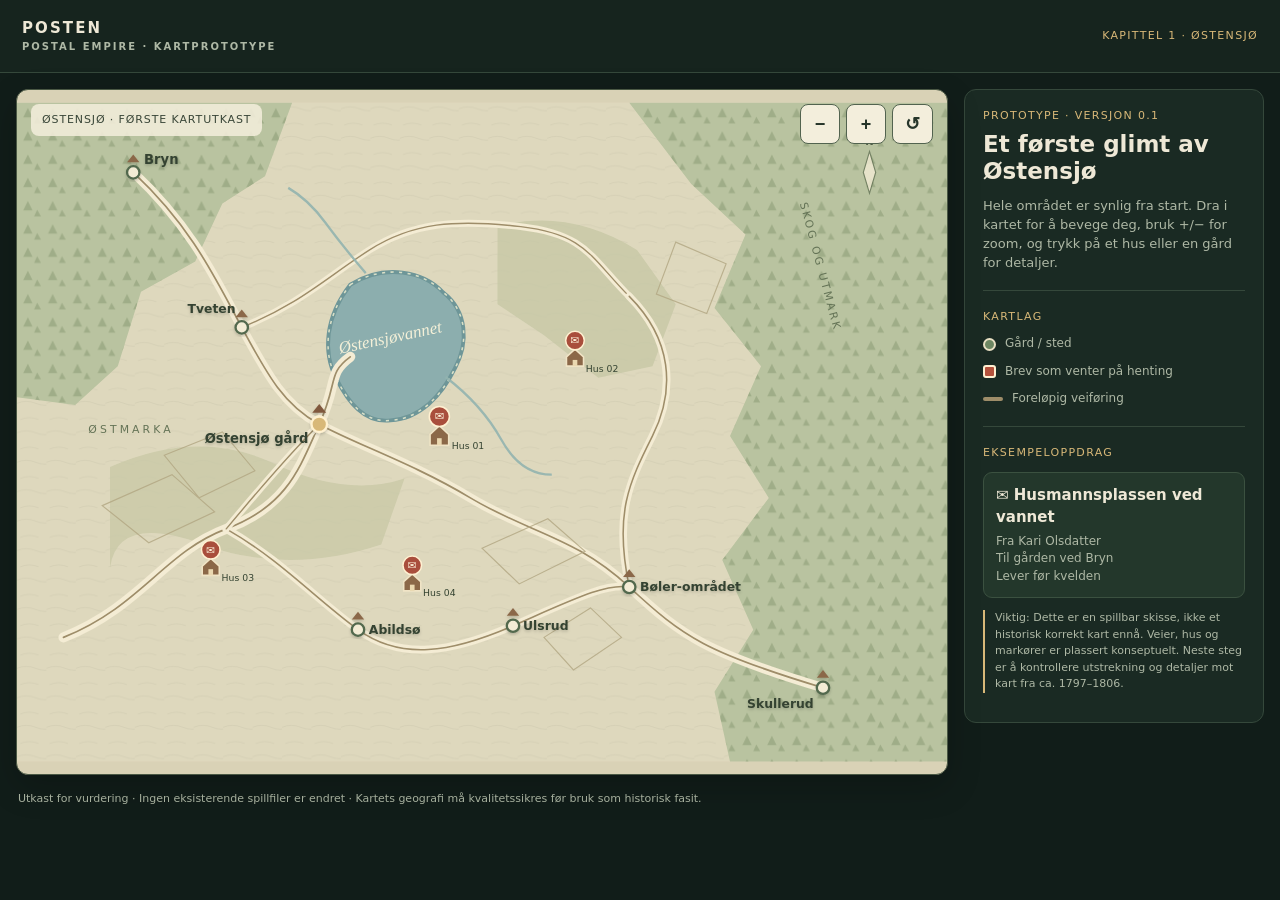
<file: prototype-ostensjo.html>
<!doctype html>
<html lang="no">
<head>
<meta charset="utf-8">
<meta name="viewport" content="width=device-width, initial-scale=1">
<title>Posten — Østensjø kartutkast</title>
<style>
:root{color-scheme:dark;--bg:#111d19;--panel:#1a2a23;--line:#35483b;--ink:#eee8d6;--muted:#aeb8a5;--gold:#d8b878;--green:#78966d}
*{box-sizing:border-box}body{margin:0;background:var(--bg);color:var(--ink);font:15px/1.45 system-ui,-apple-system,"Segoe UI",sans-serif}
header{display:flex;align-items:center;justify-content:space-between;gap:16px;padding:18px 22px;border-bottom:1px solid var(--line);background:#16241e}
.brand{font-weight:800;letter-spacing:.14em}.brand small{display:block;color:var(--muted);font-size:10px;letter-spacing:.2em}
.tag{color:var(--gold);font-size:11px;letter-spacing:.12em;text-transform:uppercase}
main{display:grid;grid-template-columns:minmax(0,1fr) 300px;gap:16px;padding:16px;max-width:1600px;margin:auto}
.map-wrap{position:relative;min-width:0;border:1px solid #4a5844;border-radius:12px;overflow:hidden;background:#d9d2b6;min-height:600px;box-shadow:0 12px 34px #0003}
#map{display:block;width:100%;height:min(76vh,850px);min-height:600px;cursor:grab;touch-action:none}#map.dragging{cursor:grabbing}
.controls{position:absolute;top:14px;right:14px;display:flex;gap:6px}.controls button,.action{border:1px solid #52634f;background:#f3eedc;color:#26352a;border-radius:8px;padding:8px 12px;font-weight:700;cursor:pointer}.controls button{font-size:18px;min-width:40px}
.map-label{position:absolute;left:14px;top:14px;background:#f4eedbdc;color:#394638;padding:8px 11px;border-radius:8px;font-size:11px;letter-spacing:.08em}
.side{background:var(--panel);border:1px solid var(--line);border-radius:12px;padding:18px;align-self:start}.side h1{font-size:23px;line-height:1.15;margin:7px 0 10px}.side p{color:var(--muted);font-size:13px}.rule{height:1px;background:var(--line);margin:18px 0}
.info-title{font-size:11px;color:var(--gold);letter-spacing:.12em;text-transform:uppercase}.job{padding:12px;background:#23372b;border:1px solid #3b5140;border-radius:9px;margin:12px 0}.job strong{display:block;margin-bottom:4px}.job span{display:block;color:var(--muted);font-size:12px}.key{display:flex;align-items:center;gap:9px;margin:10px 0;color:var(--muted);font-size:12px}.swatch{width:13px;height:13px;border-radius:50%;background:#6d8762;border:2px solid #e9e0c4}.swatch.letter{background:#b4513b;border-radius:3px;border-color:#fff0d1}.swatch.road{height:4px;width:20px;border:0;border-radius:3px;background:#9e8d69}
.note{font-size:11px!important;line-height:1.5;border-left:2px solid var(--gold);padding-left:10px}
footer{padding:0 18px 16px;color:var(--muted);font-size:11px}
@media(max-width:900px){main{grid-template-columns:1fr}.map-wrap{min-height:460px}#map{height:62vh;min-height:460px}.side{order:2}} 
</style>
</head>
<body>
<header><div class="brand">POSTEN <small>POSTAL EMPIRE · KARTPROTOTYPE</small></div><div class="tag">Kapittel 1 · Østensjø</div></header>
<main>
<section class="map-wrap" aria-label="Skjematisk kart over Østensjø">
<div class="map-label">ØSTENSJØ · FØRSTE KARTUTKAST</div>
<div class="controls"><button id="zoom-out" aria-label="Zoom ut">−</button><button id="zoom-in" aria-label="Zoom inn">+</button><button id="reset" aria-label="Tilbakestill kart">↺</button></div>
<svg id="map" viewBox="0 0 1200 850" role="img" aria-label="Tegnet kart med innsjø, gårder, skog og veier">
<defs>
<pattern id="paper" width="38" height="38" patternUnits="userSpaceOnUse"><path d="M0 8 Q12 3 24 8 T48 8 M4 29 Q16 24 28 29" fill="none" stroke="#b9b69c" stroke-width=".7" opacity=".45"/></pattern>
<pattern id="forest" width="32" height="30" patternUnits="userSpaceOnUse"><path d="M8 19l6-12 6 12z M22 27l4-9 5 9z" fill="#8a9a75" opacity=".55"/></pattern>
<filter id="shadow"><feDropShadow dx="0" dy="2" stdDeviation="2" flood-opacity=".2"/></filter>
</defs>
<rect width="1200" height="850" fill="#ded8bd"/><rect width="1200" height="850" fill="url(#paper)"/>
<g id="world">
<!-- wooded ridges and fields -->
<path d="M0 0H355L320 95 265 130 230 205 160 244 130 340 75 390 0 380Z" fill="#b9c3a0"/>
<path d="M0 0H355L320 95 265 130 230 205 160 244 130 340 75 390 0 380Z" fill="url(#forest)"/>
<path d="M790 0H1200V850H920L900 760 950 680 910 590 970 510 920 430 960 340 900 265 940 170 870 105Z" fill="#b9c3a0"/>
<path d="M790 0H1200V850H920L900 760 950 680 910 590 970 510 920 430 960 340 900 265 940 170 870 105Z" fill="url(#forest)"/>
<path d="M120 470 Q235 420 330 465 T500 485 L470 570 Q350 610 240 570 T120 600Z" fill="#c8c8a6" opacity=".75"/>
<path d="M620 160 Q710 135 800 190 L850 260 820 340 750 355 680 300 620 260Z" fill="#c6c7a5" opacity=".75"/>
<!-- Østensjøvannet -->
<path d="M430 235 C475 207 525 218 550 245 C581 269 583 310 565 343 C548 378 520 408 482 410 C448 414 427 386 412 356 C394 321 398 276 430 235Z" fill="#8caeae" stroke="#6e9698" stroke-width="5"/>
<path d="M430 235 C475 207 525 218 550 245 C581 269 583 310 565 343 C548 378 520 408 482 410 C448 414 427 386 412 356 C394 321 398 276 430 235Z" fill="none" stroke="#d9e0c8" stroke-width="2" stroke-dasharray="4 7"/>
<text x="483" y="310" text-anchor="middle" font-family="Georgia,serif" font-size="22" fill="#f4f0d8" font-style="italic" transform="rotate(-12 483 310)">Østensjøvannet</text>
<!-- paths/roads: intentionally schematic -->
<g fill="none" stroke-linecap="round" stroke-linejoin="round">
<path d="M60 690 C160 650 190 580 270 550 S365 470 390 415 S400 350 430 328" stroke="#f4ecd4" stroke-width="13"/><path d="M60 690 C160 650 190 580 270 550 S365 470 390 415 S400 350 430 328" stroke="#9e8d69" stroke-width="2.2"/>
<path d="M150 90 C225 160 255 225 290 290 S345 390 390 415 S510 465 585 510 S720 560 790 625 S890 710 1040 755" stroke="#f4ecd4" stroke-width="12"/><path d="M150 90 C225 160 255 225 290 290 S345 390 390 415 S510 465 585 510 S720 560 790 625 S890 710 1040 755" stroke="#9e8d69" stroke-width="2.2"/>
<path d="M270 550 C340 590 385 640 440 680 S560 710 640 675 S760 620 790 625" stroke="#f4ecd4" stroke-width="10"/><path d="M270 550 C340 590 385 640 440 680 S560 710 640 675 S760 620 790 625" stroke="#9e8d69" stroke-width="2"/>
<path d="M290 290 C365 260 400 225 455 190 S565 150 650 160 S740 200 790 250" stroke="#f4ecd4" stroke-width="9"/><path d="M290 290 C365 260 400 225 455 190 S565 150 650 160 S740 200 790 250" stroke="#9e8d69" stroke-width="1.8"/>
<path d="M790 250 C845 305 850 370 820 430 S770 530 790 625" stroke="#f4ecd4" stroke-width="10"/><path d="M790 250 C845 305 850 370 820 430 S770 530 790 625" stroke="#9e8d69" stroke-width="2"/>
<path d="M390 415 C355 450 320 490 270 550" stroke="#f4ecd4" stroke-width="9"/><path d="M390 415 C355 450 320 490 270 550" stroke="#9e8d69" stroke-width="1.8"/>
</g>
<!-- small waterways -->
<g fill="none" stroke="#93b4b0" stroke-width="3" opacity=".9"><path d="M450 220 Q420 185 398 155 T350 110"/><path d="M553 354 Q600 390 625 435 T690 480"/></g>
<!-- farm plots -->
<g fill="none" stroke="#b2a783" stroke-width="1.5" opacity=".8"><path d="M110 520l90-40 55 48-85 40z M190 455l75-30 42 50-72 35z M600 575l85-38 48 42-85 42z M850 180l65 28-25 64-65-25z M680 690l60-38 40 38-62 42z"/></g>
<text x="92" y="426" font-size="14" fill="#647356" letter-spacing="4">ØSTMARKA</text>
<text x="1010" y="130" font-size="14" fill="#647356" letter-spacing="3" transform="rotate(75 1010 130)">SKOG OG UTMARK</text>
<!-- locations are illustrative placeholders pending archival verification -->
<g class="place" data-name="Bryn" data-detail="Et viktig veipunkt mot Christiania. Den nøyaktige plasseringen og veiføringen må kontrolleres mot historiske kart." transform="translate(150 90)" filter="url(#shadow)"><circle r="8" fill="#f3ecd5" stroke="#52694e" stroke-width="3"/><path d="M-8 -13L0 -23 8 -13Z" fill="#8b6848"/><text x="14" y="-11" fill="#344331" font-size="17" font-weight="700">Bryn</text></g>
<g class="place" data-name="Tveten" data-detail="Gårdsområde markert skjematisk. Bygninger og forbindelser må verifiseres før kartet regnes som historisk nøyaktig." transform="translate(290 290)" filter="url(#shadow)"><circle r="8" fill="#f3ecd5" stroke="#52694e" stroke-width="3"/><path d="M-8 -13L0 -23 8 -13Z" fill="#8b6848"/><text x="-8" y="-18" text-anchor="end" fill="#344331" font-size="16" font-weight="700">Tveten</text></g>
<g class="place" data-name="Østensjø gård" data-detail="Foreløpig sentralt startområde for spilleren. Plassering er konseptuell, ikke målt inn fra et historisk kart." transform="translate(390 415)" filter="url(#shadow)"><circle r="10" fill="#d8b878" stroke="#fff1d0" stroke-width="3"/><path d="M-9 -15L0 -26 9 -15Z" fill="#80583d"/><text x="-14" y="24" text-anchor="end" fill="#344331" font-size="17" font-weight="700">Østensjø gård</text></g>
<g class="place" data-name="Abildsø" data-detail="Sør for Østensjøvannet. Gårdsnavn og plassering skal sjekkes mot kartmateriale fra rundt 1800." transform="translate(440 680)" filter="url(#shadow)"><circle r="8" fill="#f3ecd5" stroke="#52694e" stroke-width="3"/><path d="M-8 -13L0 -23 8 -13Z" fill="#8b6848"/><text x="14" y="5" fill="#344331" font-size="16" font-weight="700">Abildsø</text></g>
<g class="place" data-name="Ulsrud" data-detail="Foreløpig kartmarkør i den østlige delen av spillområdet; eksakt plassering må kvalitetssikres." transform="translate(640 675)" filter="url(#shadow)"><circle r="8" fill="#f3ecd5" stroke="#52694e" stroke-width="3"/><path d="M-8 -13L0 -23 8 -13Z" fill="#8b6848"/><text x="13" y="5" fill="#344331" font-size="16" font-weight="700">Ulsrud</text></g>
<g class="place" data-name="Bøler" data-detail="Område i østlig del av kartet. Markøren er skjematisk og er ikke en påstand om tett bebyggelse på dette tidspunktet." transform="translate(790 625)" filter="url(#shadow)"><circle r="8" fill="#f3ecd5" stroke="#52694e" stroke-width="3"/><path d="M-8 -13L0 -23 8 -13Z" fill="#8b6848"/><text x="14" y="5" fill="#344331" font-size="16" font-weight="700">Bøler-området</text></g>
<g class="place" data-name="Skullerud" data-detail="Ytre østlige kartreferanse mot skog og utmark. Nøyaktig historisk plassering gjenstår å kontrollere." transform="translate(1040 755)" filter="url(#shadow)"><circle r="8" fill="#f3ecd5" stroke="#52694e" stroke-width="3"/><path d="M-8 -13L0 -23 8 -13Z" fill="#8b6848"/><text x="-12" y="26" text-anchor="end" fill="#344331" font-size="16" font-weight="700">Skullerud</text></g>
<!-- sample homes / clickable outgoing letters -->
<g class="house" data-name="Husmannsplassen ved vannet" data-detail="Avsender: Kari Olsdatter · Mottaker: gården ved Bryn · Oppdrag: lever et brev før kvelden." transform="translate(545 430)"><path d="M-12 -2L0 -13 12 -2V12H-12Z" fill="#8b6848" stroke="#f0e4c6" stroke-width="2"/><rect x="-3" y="3" width="6" height="9" fill="#ead8b0"/><g class="letter" transform="translate(0 -25)"><circle r="13" fill="#a94e3c" stroke="#fff0d1" stroke-width="2"/><text y="5" text-anchor="middle" font-size="15" fill="#fff5dd">✉</text></g><text x="16" y="17" font-size="12" fill="#344331">Hus 01</text></g>
<g class="house" data-name="Hus ved skogkanten" data-detail="Avsender: Peder Hansen · Mottaker: Abildsø · Oppdrag: lite brev. Dette er et eksempeloppdrag for å teste grensesnittet." transform="translate(720 330)"><path d="M-11 -2L0 -12 11 -2V10H-11Z" fill="#8b6848" stroke="#f0e4c6" stroke-width="2"/><rect x="-3" y="2" width="6" height="8" fill="#ead8b0"/><g class="letter" transform="translate(0 -23)"><circle r="12" fill="#a94e3c" stroke="#fff0d1" stroke-width="2"/><text y="5" text-anchor="middle" font-size="14" fill="#fff5dd">✉</text></g><text x="14" y="17" font-size="12" fill="#344331">Hus 02</text></g>
<g class="house" data-name="Liten gård ved veien" data-detail="Avsender: Anne Larsdatter · Mottaker: Østensjø gård · Oppdrag: en liten pakke. Eksempelmarkør; transport og historisk plausibilitet finjusteres senere." transform="translate(250 600)"><path d="M-11 -2L0 -12 11 -2V10H-11Z" fill="#8b6848" stroke="#f0e4c6" stroke-width="2"/><rect x="-3" y="2" width="6" height="8" fill="#ead8b0"/><g class="letter" transform="translate(0 -23)"><circle r="12" fill="#a94e3c" stroke="#fff0d1" stroke-width="2"/><text y="5" text-anchor="middle" font-size="14" fill="#fff5dd">✉</text></g><text x="14" y="17" font-size="12" fill="#344331">Hus 03</text></g>
<g class="house" data-name="Gård nær Abildsø" data-detail="Avsender: Nils Andersen · Mottaker: Bryn · Oppdrag: lever et brev. Eksempeloppdrag, ikke historisk dokumentert person." transform="translate(510 620)"><path d="M-11 -2L0 -12 11 -2V10H-11Z" fill="#8b6848" stroke="#f0e4c6" stroke-width="2"/><rect x="-3" y="2" width="6" height="8" fill="#ead8b0"/><g class="letter" transform="translate(0 -23)"><circle r="12" fill="#a94e3c" stroke="#fff0d1" stroke-width="2"/><text y="5" text-anchor="middle" font-size="14" fill="#fff5dd">✉</text></g><text x="14" y="17" font-size="12" fill="#344331">Hus 04</text></g>
<!-- compass -->
<g transform="translate(1100 90)" opacity=".8"><path d="M0 -27L8 0 0 27 -8 0Z" fill="#f3ecd5" stroke="#647356" stroke-width="1.5"/><text x="0" y="-35" text-anchor="middle" font-size="13" fill="#344331" font-weight="700">N</text></g>
</g></svg>
</section>
<aside class="side">
<div class="info-title">Prototype · versjon 0.1</div>
<h1 id="detail-title">Et første glimt av Østensjø</h1>
<p id="detail-copy">Hele området er synlig fra start. Dra i kartet for å bevege deg, bruk +/− for zoom, og trykk på et hus eller en gård for detaljer.</p>
<div class="rule"></div>
<div class="info-title">Kartlag</div>
<div class="key"><i class="swatch"></i> Gård / sted</div><div class="key"><i class="swatch letter"></i> Brev som venter på henting</div><div class="key"><i class="swatch road"></i> Foreløpig veiføring</div>
<div class="rule"></div>
<div class="info-title">Eksempeloppdrag</div>
<div id="job-card" class="job"><strong>✉ Husmannsplassen ved vannet</strong><span>Fra Kari Olsdatter</span><span>Til gården ved Bryn</span><span>Lever før kvelden</span></div>
<p class="note">Viktig: Dette er en spillbar skisse, ikke et historisk korrekt kart ennå. Veier, hus og markører er plassert konseptuelt. Neste steg er å kontrollere utstrekning og detaljer mot kart fra ca. 1797–1806.</p>
</aside>
</main>
<footer>Utkast for vurdering · Ingen eksisterende spillfiler er endret · Kartets geografi må kvalitetssikres før bruk som historisk fasit.</footer>
<script>
(() => {
 const svg=document.getElementById('map'), world=document.getElementById('world');
 const title=document.getElementById('detail-title'), copy=document.getElementById('detail-copy'), job=document.getElementById('job-card');
 let scale=1, tx=0, ty=0, dragging=false, startX=0, startY=0, originX=0, originY=0, moved=false;
 const clamp=(n,min,max)=>Math.max(min,Math.min(max,n));
 function render(){world.setAttribute('transform',`translate(${tx} ${ty}) translate(600 425) scale(${scale}) translate(-600 -425)`);}
 function zoom(f){scale=clamp(scale*f,.75,2.8);render();}
 document.getElementById('zoom-in').addEventListener('click',()=>zoom(1.2));
 document.getElementById('zoom-out').addEventListener('click',()=>zoom(1/1.2));
 document.getElementById('reset').addEventListener('click',()=>{scale=1;tx=0;ty=0;render();});
 svg.addEventListener('pointerdown',e=>{if(e.target.closest('.place,.house'))return;dragging=true;moved=false;startX=e.clientX;startY=e.clientY;originX=tx;originY=ty;svg.classList.add('dragging');svg.setPointerCapture(e.pointerId);});
 svg.addEventListener('pointermove',e=>{if(!dragging)return;const rect=svg.getBoundingClientRect();const dx=(e.clientX-startX)*1200/rect.width;const dy=(e.clientY-startY)*850/rect.height;if(Math.abs(dx)+Math.abs(dy)>3)moved=true;tx=originX+dx;ty=originY+dy;render();});
 svg.addEventListener('pointerup',()=>{dragging=false;svg.classList.remove('dragging');});
 svg.addEventListener('pointercancel',()=>{dragging=false;svg.classList.remove('dragging');});
 svg.addEventListener('wheel',e=>{e.preventDefault();zoom(e.deltaY<0?1.12:1/1.12);},{passive:false});
 document.querySelectorAll('.place,.house').forEach(el=>el.addEventListener('click',()=>{
   const name=el.dataset.name, detail=el.dataset.detail;
   title.textContent=name;copy.textContent=detail;
   if(el.classList.contains('house')){job.innerHTML='<strong>✉ '+name+'</strong><span>'+detail.replaceAll(' · ','</span><span>')+'</span>';}
   else {job.innerHTML='<strong>'+name+'</strong><span>Stedskort valgt</span><span>Markørens nøyaktige plassering må kvalitetssikres</span>';}
 }));
})();
</script>
</body></html>
</file>
